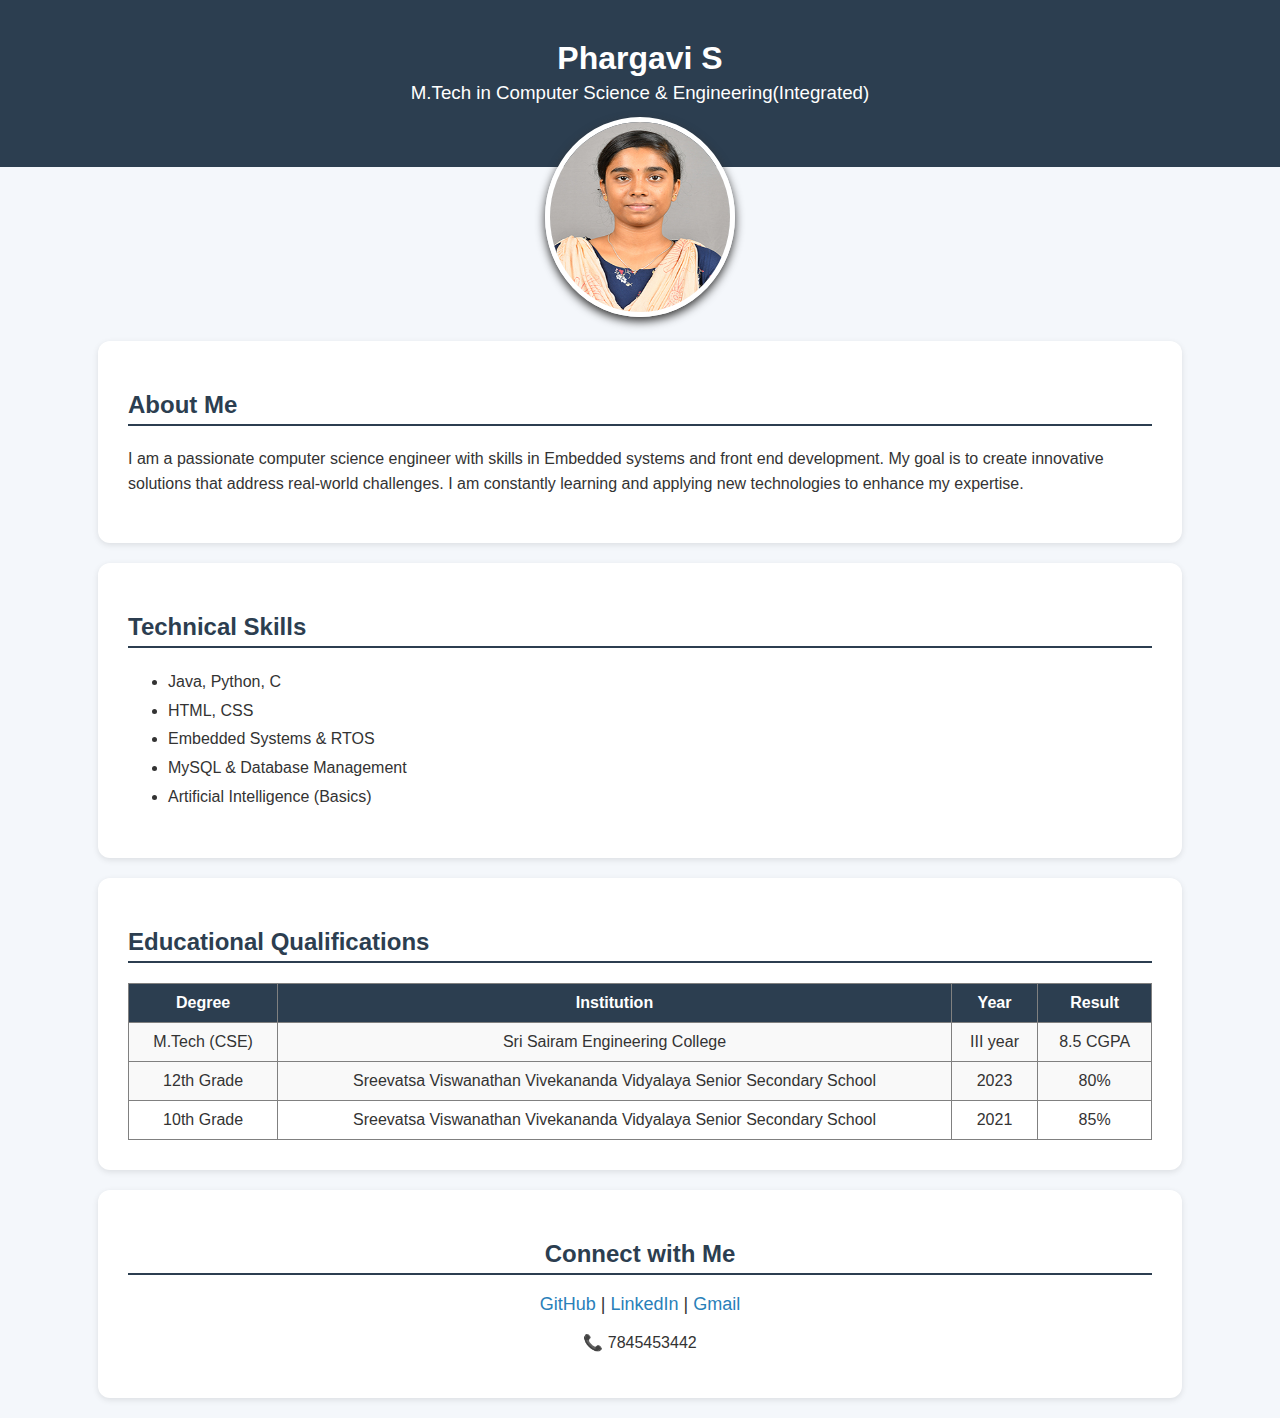
<file: index.html>
<!DOCTYPE html>
<html>
<head>
    <title>My Resume</title>
</head>
<body style="font-family: Arial, sans-serif; margin:0; padding:0; background-color:#f4f7fb; color:#333;">

    <!-- Header -->
    <div style="background-color:#2c3e50; color:white; text-align:center; padding:40px;">
        <h1 style="margin:0;">Phargavi S</h1>
        <h3 style="margin:5px 0; font-weight:normal;">M.Tech in Computer Science & Engineering(Integrated)</h3>
        <br>
    </div>

    <!-- Profile -->
    <p style="text-align:center; margin-top:-50px;">
        <img src="PHOT.png" alt="My Photo" width="180" height="190" 
             style="border-radius:50%; border:5px solid white; box-shadow:0px 4px 10px;">
    </p>

    <!-- About Me -->
    <div style="padding:30px; background:white; margin:20px auto; width:80%; border-radius:12px; box-shadow:0 2px 6px rgba(0,0,0,0.1);">
        <h2 style="color:#2c3e50; border-bottom:2px solid #2c3e50; padding-bottom:5px;">About Me</h2>
        <p style="line-height:1.6;">
            I am a passionate computer science engineer with skills in 
            Embedded systems and front end development. 
            My goal is to create innovative solutions that address real-world challenges. 
            I am constantly learning and applying new technologies to enhance my expertise.
        </p>
    </div>

    <!-- Skills -->
    <div style="padding:30px; background:white; margin:20px auto; width:80%; border-radius:12px; box-shadow:0 2px 6px rgba(0,0,0,0.1);">
        <h2 style="color:#2c3e50; border-bottom:2px solid #2c3e50; padding-bottom:5px;">Technical Skills</h2>
        <ul style="line-height:1.8;">
            <li>Java, Python, C</li>
            <li>HTML, CSS</li>
            <li>Embedded Systems & RTOS</li>
            <li>MySQL & Database Management</li>
            <li>Artificial Intelligence (Basics)</li>
        </ul>
    </div>

    <!-- Education -->
    <div style="padding:30px; background:white; margin:20px auto; width:80%; border-radius:12px; box-shadow:0 2px 6px rgba(0,0,0,0.1);">
        <h2 style="color:#2c3e50; border-bottom:2px solid #2c3e50; padding-bottom:5px;">Educational Qualifications</h2>
        <table border="1" cellpadding="10" cellspacing="0" 
               style="border-collapse: collapse; width:100%; text-align:center;">
            <tr style="background-color:#2c3e50; color:white;">
                <th>Degree</th>
                <th>Institution</th>
                <th>Year</th>
                <th>Result</th>
            </tr>
            <tr style="background-color:#f9f9f9;">
                <td>M.Tech (CSE)</td>
                <td>Sri Sairam Engineering College</td>
                <td>III year</td>
                <td>8.5 CGPA</td>
            </tr>
            
            <tr style="background-color:#f9f9f9;">
                <td>12th Grade</td>
                <td>Sreevatsa Viswanathan Vivekananda Vidyalaya Senior Secondary School</td>
                <td>2023</td>
                <td>80%</td>
            </tr>
            <tr>
                <td>10th Grade</td>
                <td>Sreevatsa Viswanathan Vivekananda Vidyalaya Senior Secondary School</td>
                <td>2021</td>
                <td>85%</td>
            </tr>
        </table>
    </div>

    <!-- Links -->
    <div style="padding:30px; background:white; margin:20px auto; width:80%; border-radius:12px; text-align:center; box-shadow:0 2px 6px rgba(0,0,0,0.1);">
        <h2 style="color:#2c3e50; border-bottom:2px solid #2c3e50; padding-bottom:5px;">Connect with Me</h2>
        <p style="font-size:18px;">
            <a href="https://github.com/Phargavi-S" target="_blank" style="text-decoration:none; color:#2980b9;">GitHub</a> | 
            <a href="https://www.linkedin.com/in/phargavi-s-97914b294/" target="_blank" style="text-decoration:none; color:#2980b9;">LinkedIn</a> |
            <a href="mailto:sec23cj038@sairamtap.edu.in" target="_blank" style="text-decoration:none; color:#2980b9;">Gmail</a>
            <p>&#128222; 7845453442</p>
        </p>
    </div>

</body>
</html>
</file>
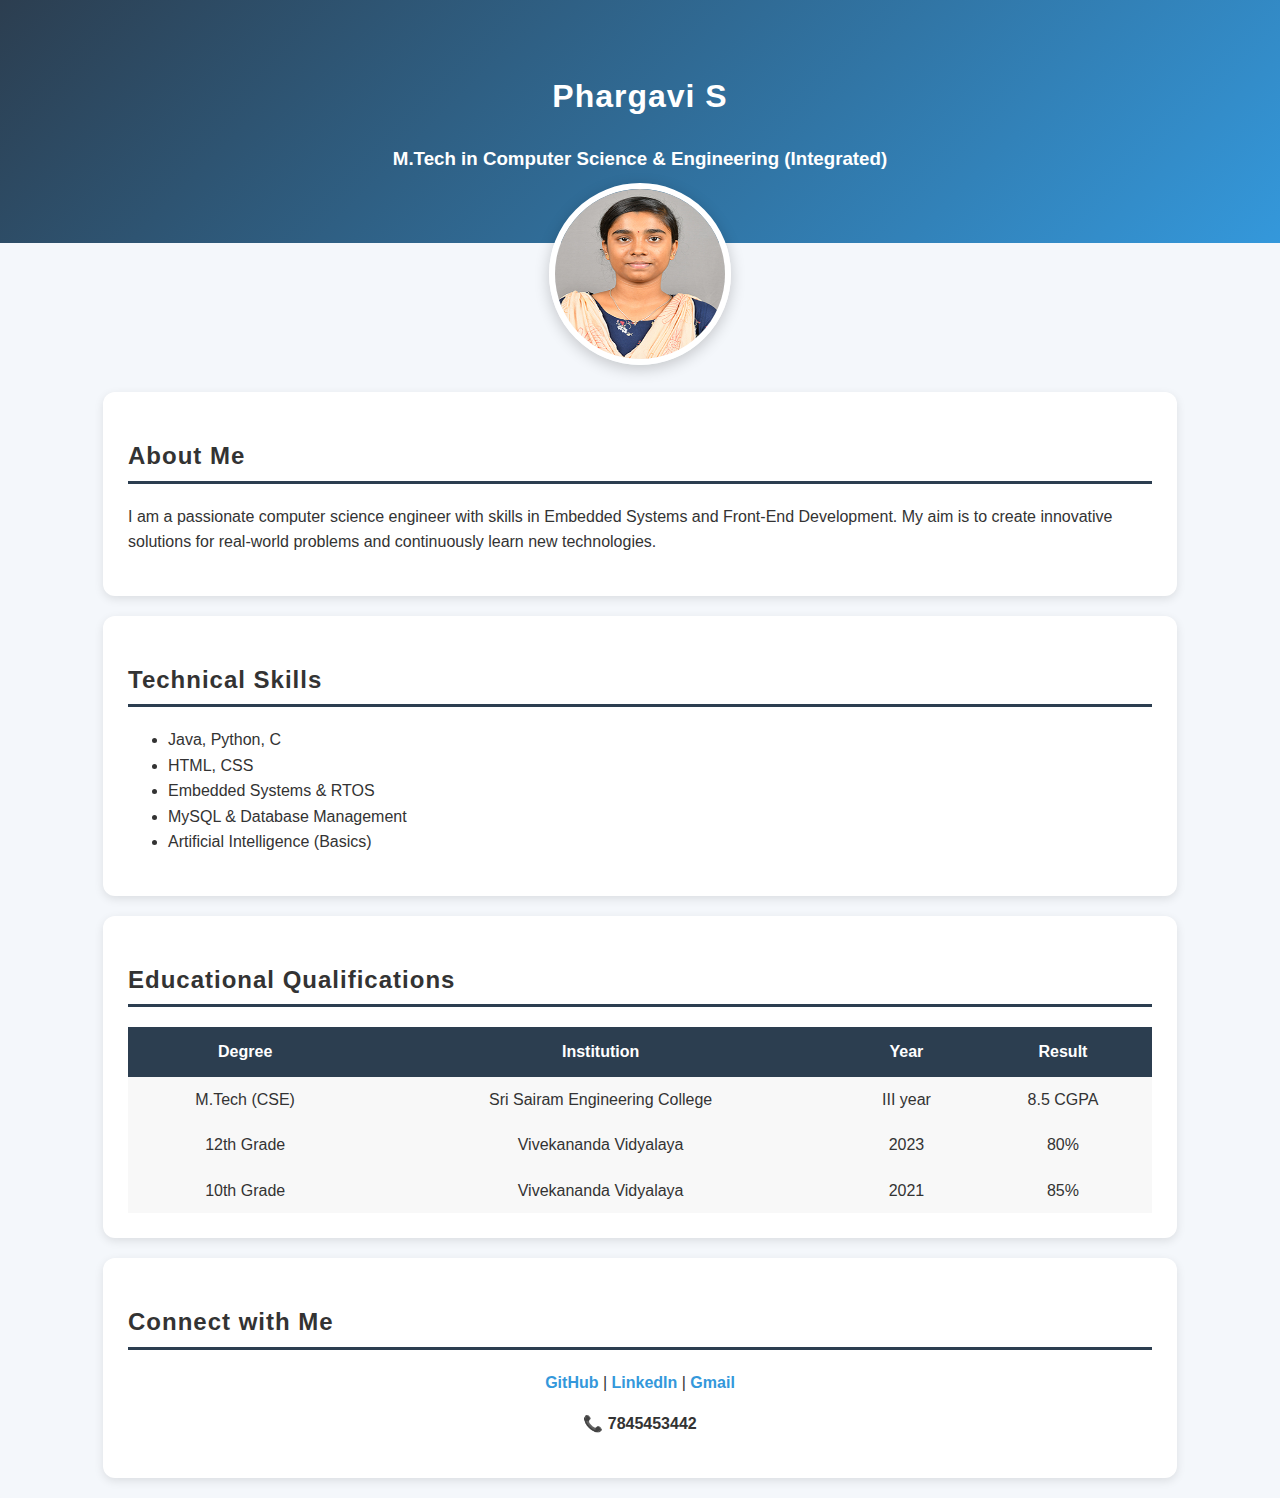
<file: ass2.html>
<!DOCTYPE html>
<html lang="en">
<head>
    <title>Phargavi Portfolio</title>
    <link rel="stylesheet" href="style.css">
</head>

<body>

    <!-- HEADER SECTION -->
    <header class="header">
        <h1 class="title">Phargavi S</h1>
        <h3 class="subtitle">M.Tech in Computer Science & Engineering (Integrated)</h3>
    </header>

    <!-- PROFILE IMAGE -->
    <div class="profile-pic-container">
        <img src="PHOT.png" class="profile-pic" alt="Profile Photo">
    </div>

    <!-- ABOUT SECTION -->
    <section class="card">
        <h2>About Me</h2>
        <p>
            I am a passionate computer science engineer with skills in Embedded Systems 
            and Front-End Development. My aim is to create innovative solutions for 
            real-world problems and continuously learn new technologies.
        </p>
    </section>

    <!-- SKILLS SECTION -->
    <section class="card">
        <h2>Technical Skills</h2>
        <ul>
            <li>Java, Python, C</li>
            <li>HTML, CSS</li>
            <li>Embedded Systems & RTOS</li>
            <li>MySQL & Database Management</li>
            <li>Artificial Intelligence (Basics)</li>
        </ul>
    </section>

    <!-- EDUCATION SECTION -->
    <section class="card">
        <h2>Educational Qualifications</h2>
        <table>
            <tr>
                <th>Degree</th>
                <th>Institution</th>
                <th>Year</th>
                <th>Result</th>
            </tr>
            <tr>
                <td>M.Tech (CSE)</td>
                <td>Sri Sairam Engineering College</td>
                <td>III year</td>
                <td>8.5 CGPA</td>
            </tr>
            <tr>
                <td>12th Grade</td>
                <td>Vivekananda Vidyalaya</td>
                <td>2023</td>
                <td>80%</td>
            </tr>
            <tr>
                <td>10th Grade</td>
                <td>Vivekananda Vidyalaya</td>
                <td>2021</td>
                <td>85%</td>
            </tr>
        </table>
    </section>

    <!-- CONTACT LINKS -->
    <section class="card contact">
        <h2>Connect with Me</h2>
        <center>
        <p>
            <a href="https://github.com/Phargavi-S" target="_blank">GitHub</a> |
            <a href="https://www.linkedin.com/in/phargavi-s-97914b294/" target="_blank">LinkedIn</a> |
            <a href="mailto:sec23cj038@sairamtap.edu.in">Gmail</a>
        </p>
        <p class="phone">📞 7845453442</p>
        </center>
    </section>

    

</body>
</html>
</file>
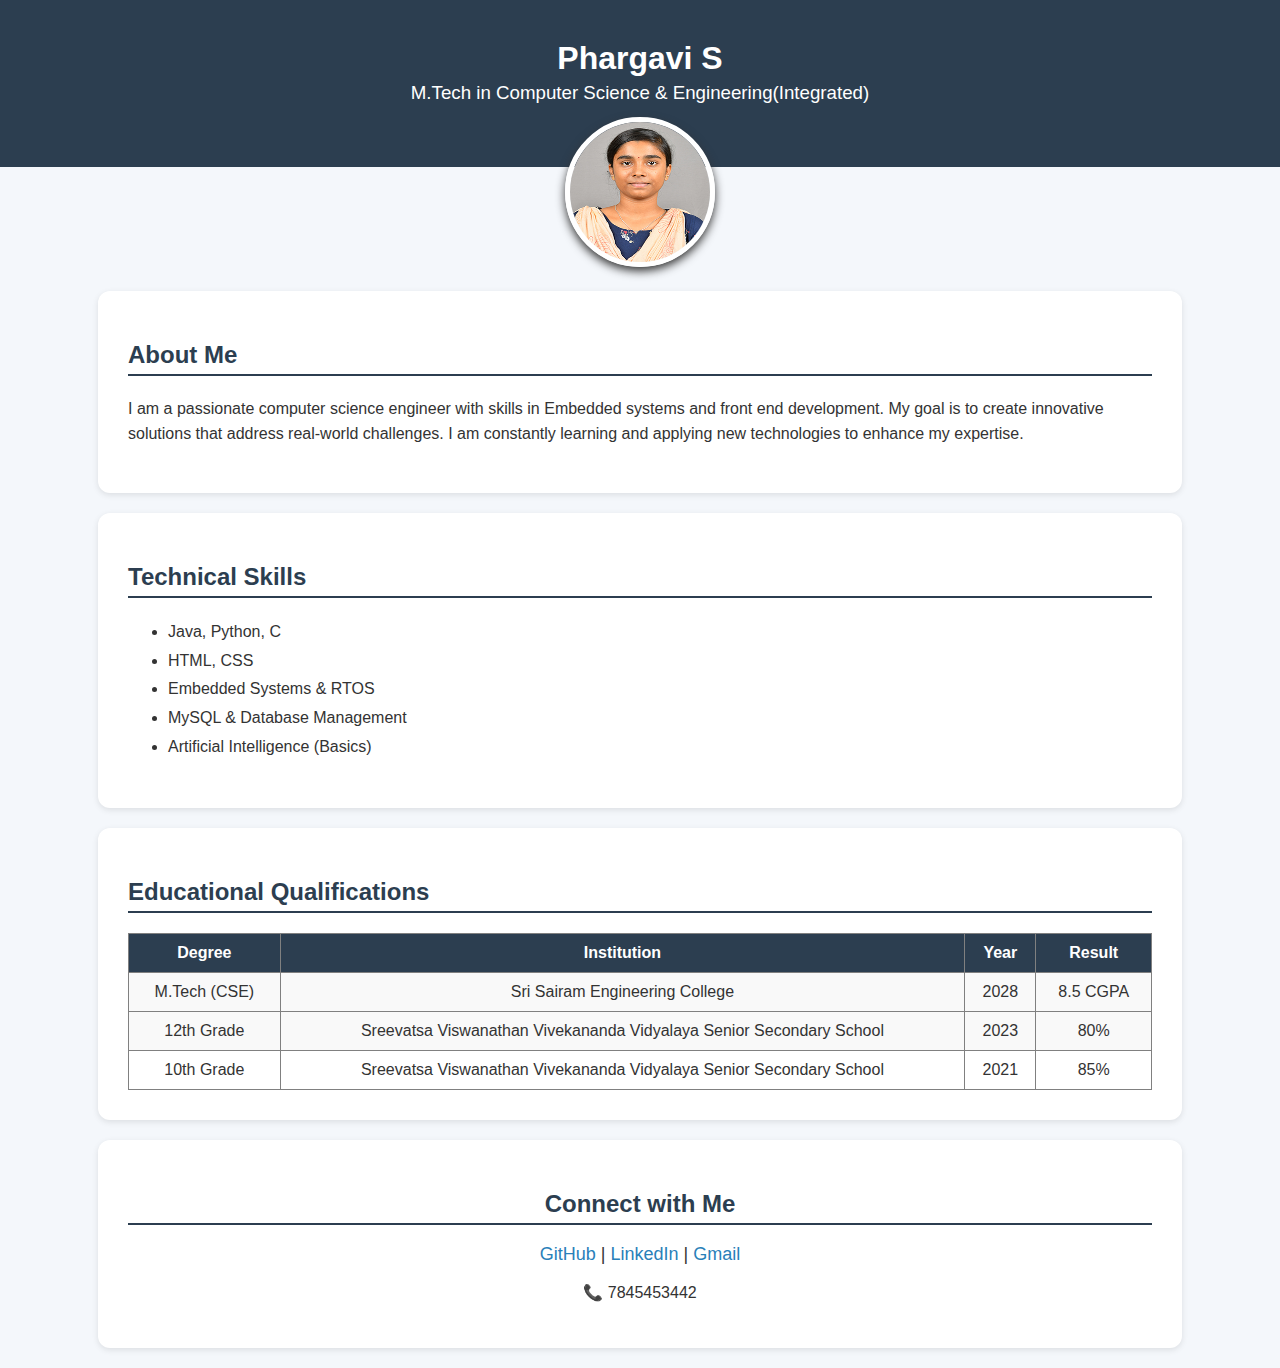
<file: Resume.html>
<!DOCTYPE html>
<html>
<head>
    <title>My Resume</title>
</head>
<body style="font-family: Arial, sans-serif; margin:0; padding:0; background-color:#f4f7fb; color:#333;">

    <!-- Header -->
    <div style="background-color:#2c3e50; color:white; text-align:center; padding:40px;">
        <h1 style="margin:0;">Phargavi S</h1>
        <h3 style="margin:5px 0; font-weight:normal;">M.Tech in Computer Science & Engineering(Integrated)</h3>
        <br>
    </div>

    <!-- Profile -->
    <p style="text-align:center; margin-top:-50px;">
        <img src="PHOT.png" alt="My Photo" width="140" height="140" 
             style="border-radius:50%; border:5px solid white; box-shadow:0px 4px 10px;">
    </p>

    <!-- About Me -->
    <div style="padding:30px; background:white; margin:20px auto; width:80%; border-radius:12px; box-shadow:0 2px 6px rgba(0,0,0,0.1);">
        <h2 style="color:#2c3e50; border-bottom:2px solid #2c3e50; padding-bottom:5px;">About Me</h2>
        <p style="line-height:1.6;">
            I am a passionate computer science engineer with skills in 
            Embedded systems and front end development. 
            My goal is to create innovative solutions that address real-world challenges. 
            I am constantly learning and applying new technologies to enhance my expertise.
        </p>
    </div>

    <!-- Skills -->
    <div style="padding:30px; background:white; margin:20px auto; width:80%; border-radius:12px; box-shadow:0 2px 6px rgba(0,0,0,0.1);">
        <h2 style="color:#2c3e50; border-bottom:2px solid #2c3e50; padding-bottom:5px;">Technical Skills</h2>
        <ul style="line-height:1.8;">
            <li>Java, Python, C</li>
            <li>HTML, CSS</li>
            <li>Embedded Systems & RTOS</li>
            <li>MySQL & Database Management</li>
            <li>Artificial Intelligence (Basics)</li>
        </ul>
    </div>

    <!-- Education -->
    <div style="padding:30px; background:white; margin:20px auto; width:80%; border-radius:12px; box-shadow:0 2px 6px rgba(0,0,0,0.1);">
        <h2 style="color:#2c3e50; border-bottom:2px solid #2c3e50; padding-bottom:5px;">Educational Qualifications</h2>
        <table border="1" cellpadding="10" cellspacing="0" 
               style="border-collapse: collapse; width:100%; text-align:center;">
            <tr style="background-color:#2c3e50; color:white;">
                <th>Degree</th>
                <th>Institution</th>
                <th>Year</th>
                <th>Result</th>
            </tr>
            <tr style="background-color:#f9f9f9;">
                <td>M.Tech (CSE)</td>
                <td>Sri Sairam Engineering College</td>
                <td>2028</td>
                <td>8.5 CGPA</td>
            </tr>
            
            <tr style="background-color:#f9f9f9;">
                <td>12th Grade</td>
                <td>Sreevatsa Viswanathan Vivekananda Vidyalaya Senior Secondary School</td>
                <td>2023</td>
                <td>80%</td>
            </tr>
            <tr>
                <td>10th Grade</td>
                <td>Sreevatsa Viswanathan Vivekananda Vidyalaya Senior Secondary School</td>
                <td>2021</td>
                <td>85%</td>
            </tr>
        </table>
    </div>

    <!-- Links -->
    <div style="padding:30px; background:white; margin:20px auto; width:80%; border-radius:12px; text-align:center; box-shadow:0 2px 6px rgba(0,0,0,0.1);">
        <h2 style="color:#2c3e50; border-bottom:2px solid #2c3e50; padding-bottom:5px;">Connect with Me</h2>
        <p style="font-size:18px;">
            <a href="https://github.com/Phargavi-S" target="_blank" style="text-decoration:none; color:#2980b9;">GitHub</a> | 
            <a href="https://www.linkedin.com/in/phargavi-s-97914b294/" target="_blank" style="text-decoration:none; color:#2980b9;">LinkedIn</a> |
            <a href="sec23cj038@sairamtap.edu.in target="_blank" style="text-decoration:none; color:#2980b9;">Gmail</a>
            <p>&#128222; 7845453442</p>

            
        </p>
    </div>


</body>
</html>
</file>
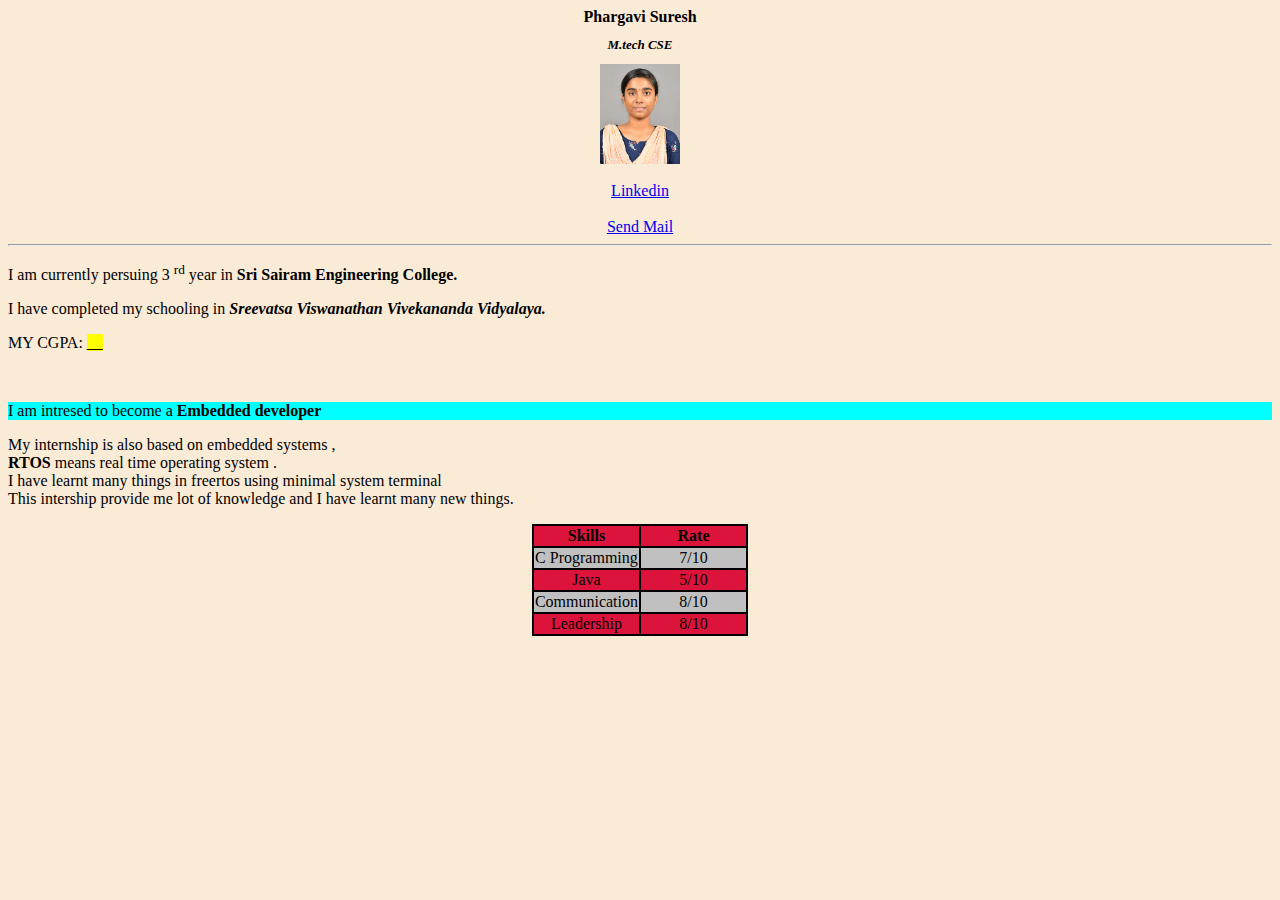
<file: sample2.html>
<!DOCTYPE>
<html>
    <head>
        <title>My Profile</title>
    </head>
    
    <body style="background-color:antiquewhite;">
        <center>
        <h1 style="font-size: medium;">Phargavi Suresh</h1>
        <h2 style="font-size: small;"><i>M.tech CSE</i></h2>
        <a href="www.linkedin.com/in/phargavi-s-97914b294" title="Click Me"><img src="PHOT.png" width="80" height="100"></a><br>
        <br>
        <a href="www.linkedin.com/in/phargavi-s-97914b294">Linkedin</a><br>
        <br>
        <a href="sec23cj038@sairamtap.edu.in">Send Mail</a>
        <hr>
        </center>
        <p>I am currently persuing 3 <sup>rd</sup> year in <b>Sri Sairam Engineering College.</b></p>
        <p> I have completed my schooling in <i><b>Sreevatsa Viswanathan Vivekananda Vidyalaya.</b></i></p>

        <p>MY CGPA: <mark>__</mark></p>
        <br>
        <div>
        <p style="background-color:cyan">I am intresed to become a <b>Embedded developer</b> </p>
        <p>
        My internship is also based on embedded systems ,<br> <b>RTOS</b> means real time operating system .<br> I have learnt many things in freertos using minimal system terminal <br>
        This intership provide me lot of knowledge and I have learnt many new things.
        </p>
        </div>
        <style>
        table,th,td{
            border-collapse:collapse;
            border: 2px solid black;
        }
        th, td{
            text-align: center;
        }
        tr:nth-child(even){
            background-color: silver ;
        }
        tr:nth-child(odd){
            background-color: crimson;
        }
        </style>
        <center>
        <table>
            <tr>
                <th style="width: 50%;">Skills</th>
                <th style="width: 50%;">Rate</th>
            </tr>
            <tr>
                <td>C Programming</td>
                <td>7/10</td>
            </tr>
            <tr>
                <td>Java</td>
                <td>5/10</td>
            </tr>
            <tr>
                <td>Communication</td>
                <td>8/10</td>
            </tr>
            <tr>
                <td>Leadership</td>
                <td>8/10</td>
            </tr>
        
        </table>
        </center>
        

        

    </body>
</file>
<file: style.css>
/* CSS VARIABLES*/
:root {
    --primary-color: #2c3e50;
    --accent-color: #3498db;
    --light-bg: #f4f7fb;
    --text-color: #333;
    --card-bg: #ffffff;
    --radius: 12px;
}

/* GLOBAL STYLES*/
body {
    margin: 0;
    padding: 0;
    background: var(--light-bg);
    font-family: "Poppins", sans-serif;
    color: var(--text-color);
    line-height: 1.6;
}

h1, h2 {
    letter-spacing: 1px;
}

/*HEADER*/
.header {
    background: linear-gradient(135deg, var(--primary-color), var(--accent-color));
    color: white;
    text-align: center;
    padding: 50px 20px;
    animation: slideDown 1s ease-in-out;
}

@keyframes slideDown {
    from { transform: translateY(-50px); opacity: 0; }
    to { transform: translateY(0); opacity: 1; }
}

/* PROFILE IMAGE*/
.profile-pic-container {
    text-align: center;
    margin-top: -60px;
}

.profile-pic {
    width: 170px;
    height: 170px;
    border-radius: 50%;
    border: 6px solid white;
    box-shadow: 0 4px 15px rgba(0,0,0,0.2);
    transition: transform .3s ease, box-shadow .3s ease;
}

.profile-pic:hover {
    transform: scale(1.1);
    box-shadow: 0 8px 25px rgba(0,0,0,0.3);
}

/* CARD SECTIONS*/
.card {
    background: var(--card-bg);
    width: 80%;
    margin: 20px auto;
    padding: 25px;
    border-radius: var(--radius);
    box-shadow: 0 3px 10px rgba(0,0,0,0.1);
    animation: fadeUp 1s ease-in-out;
    transition: transform 0.3s ease, box-shadow 0.3s ease;
}

/* Hover Pop Effect for Cards */
.card:hover {
    transform: scale(1.03);
    box-shadow: 0 6px 20px rgba(0,0,0,0.2);
}

@keyframes fadeUp {
    from { transform: translateY(30px); opacity: 0; }
    to { transform: translateY(0); opacity: 1; }
}

.card h2 {
    border-bottom: 3px solid var(--primary-color);
    padding-bottom: 5px;
}

/* TABLE STYLING */
table {
    width: 100%;
    border-collapse: collapse;
    text-align: center;
    margin-top: 15px;
}

th {
    background: var(--primary-color);
    color: #fff;
    padding: 12px;
}

td {
    padding: 10px;
    background: #f8f8f8;
}

table tr {
    transition: transform .3s ease, background-color .3s ease;
}

table tr:hover {
    transform: scale(1.02);
    background-color: #e9f2ff;
}

/* CONTACT LINKS*/
.contact a {
    color: var(--accent-color);
    text-decoration: none;
    font-weight: bold;
    transition: color .3s ease, transform .3s ease;
}

.contact a:hover {
    transform: scale(1.1);
    color: var(--primary-color);
}

.phone {
    font-weight: bold;
}


  /*  RESPONSIVE DESIGN*/
@media (max-width: 768px) {
    .card {
        width: 90%;
    }
}
</file>
